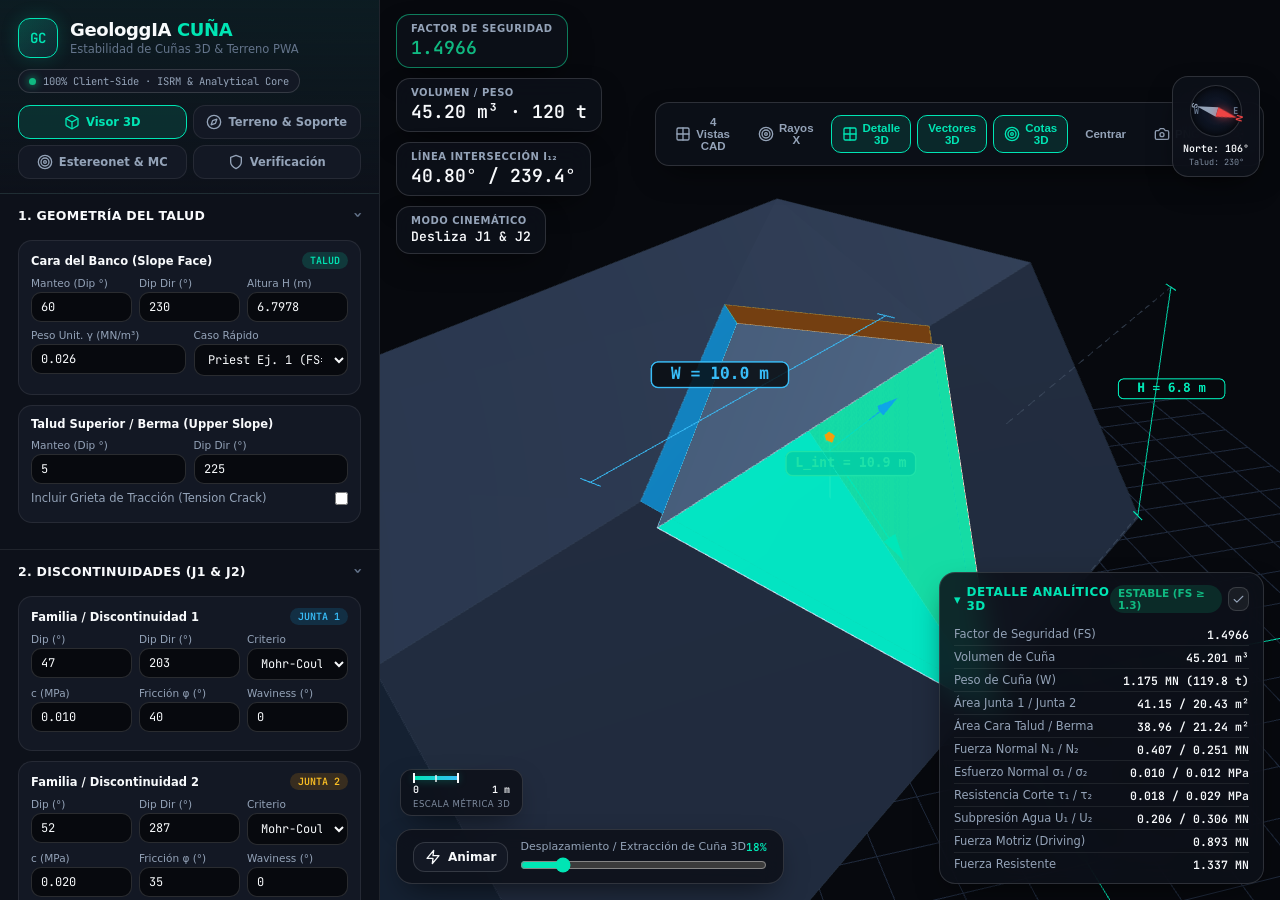
<file: index.html>
<!DOCTYPE html>
<html lang="es">
<head>
  <meta charset="UTF-8">
  <meta name="viewport" content="width=device-width, initial-scale=1.0, maximum-scale=5.0, viewport-fit=cover">
  <title>GeologgIA CUÑA 3D — Estabilidad de Cuñas en Taludes & Mapeo de Terreno</title>
  <meta name="description" content="Software geotécnico 3D de equilibrio límite para análisis de estabilidad de cuñas en taludes rocosos, proyección estereográfica, simulación Monte Carlo y diseño de soporte en terreno. 100% Client-Side PWA.">
  <meta name="theme-color" content="#07090e">
  <link rel="manifest" href="manifest.webmanifest">
  <link rel="icon" type="image/png" href="icon-192.png">
  <link rel="apple-touch-icon" href="icon-192.png">
  <link rel="stylesheet" href="css/fonts.css">
  <link rel="stylesheet" href="css/app.css?v=1.4.0">
  <script src="js/vendor/three.min.js"></script>
</head>
<body>
  <!-- Iconos SVG Locales -->
  <svg width="0" height="0" style="position:absolute" aria-hidden="true">
    <defs>
      <symbol id="i-box" viewBox="0 0 24 24"><path d="M21 16V8a2 2 0 0 0-1-1.73l-7-4a2 2 0 0 0-2 0l-7 4A2 2 0 0 0 3 8v8a2 2 0 0 0 1 1.73l7 4a2 2 0 0 0 2 0l7-4A2 2 0 0 0 21 16z"/><path d="M3.3 7 12 12l8.7-5M12 22V12"/></symbol>
      <symbol id="i-compass" viewBox="0 0 24 24"><circle cx="12" cy="12" r="10"/><polygon points="16.24 7.76 14.12 14.12 7.76 16.24 9.88 9.88 16.24 7.76"/></symbol>
      <symbol id="i-target" viewBox="0 0 24 24"><circle cx="12" cy="12" r="10"/><circle cx="12" cy="12" r="6"/><circle cx="12" cy="12" r="2"/></symbol>
      <symbol id="i-check" viewBox="0 0 24 24"><path d="M20 6 9 17l-5-5"/></symbol>
      <symbol id="i-grid" viewBox="0 0 24 24"><rect x="3" y="3" width="18" height="18" rx="2"/><path d="M3 12h18M12 3v18"/></symbol>
      <symbol id="i-camera" viewBox="0 0 24 24"><path d="M14.5 4h-5L7 7H4a2 2 0 0 0-2 2v9a2 2 0 0 0 2 2h16a2 2 0 0 0 2-2V9a2 2 0 0 0-2-2h-3l-2.5-3z"/><circle cx="12" cy="13" r="3"/></symbol>
      <symbol id="i-sun" viewBox="0 0 24 24"><circle cx="12" cy="12" r="4"/><path d="M12 2v2M12 20v2M4.9 4.9l1.4 1.4M17.7 17.7l1.4 1.4M2 12h2M20 12h2M4.9 19.1l1.4-1.4M17.7 6.3l1.4-1.4"/></symbol>
      <symbol id="i-download" viewBox="0 0 24 24"><path d="M21 15v4a2 2 0 0 1-2 2H5a2 2 0 0 1-2-2v-4M7 10l5 5 5-5M12 15V3"/></symbol>
      <symbol id="i-upload" viewBox="0 0 24 24"><path d="M21 15v4a2 2 0 0 1-2 2H5a2 2 0 0 1-2-2v-4M17 8l-5-5-5 5M12 3v12"/></symbol>
      <symbol id="i-zap" viewBox="0 0 24 24"><path d="M13 2 3 14h9l-1 8 10-12h-9l1-8z"/></symbol>
      <symbol id="i-shield" viewBox="0 0 24 24"><path d="M12 22s8-4 8-10V5l-8-3-8 3v7c0 6 8 10 8 10z"/></symbol>
      <symbol id="i-help" viewBox="0 0 24 24"><circle cx="12" cy="12" r="10"/><path d="M9.1 9a3 3 0 0 1 5.8 1c0 2-3 3-3 3M12 17h.01"/></symbol>
    </defs>
  </svg>

  <div id="app" class="mobile-view-split">
    <!-- Barra Superior de Navegación Móvil (Solo visible en pantallas pequeñas) -->
    <nav id="mobile-view-bar" class="mobile-only" aria-label="Navegación Móvil">
      <button type="button" class="mob-view-btn active" data-view="split" title="Vista dividida 3D y Parámetros">
        <svg class="ic"><use href="#i-grid"/></svg> Dividido
      </button>
      <button type="button" class="mob-view-btn" data-view="3d" title="Ampliar Visor 3D a pantalla completa">
        <svg class="ic"><use href="#i-box"/></svg> Visor 3D
      </button>
      <button type="button" class="mob-view-btn" data-view="params" title="Ver controles de Geometría y Parámetros">
        <svg class="ic"><use href="#i-target"/></svg> Parámetros
      </button>
    </nav>

    <!-- ==================== BARRA LATERAL ==================== -->
    <aside id="sidebar">
      <div class="brand">
        <div class="brand-header">
          <span class="brand-logo-mark">GC</span>
          <div class="brand-titles">
            <h1 id="brand-title">GeologgIA <span>CUÑA</span></h1>
            <p id="brand-tagline">Estabilidad de Cuñas 3D & Terreno PWA</p>
          </div>
        </div>
        <div class="brand-status-pill">
          <span class="status-dot"></span> 100% Client-Side · ISRM & Analytical Core
        </div>
        <div class="mode-tabs">
          <button type="button" class="mode-btn on" data-ws="3d">
            <svg class="ic"><use href="#i-box"/></svg> Visor 3D
          </button>
          <button type="button" class="mode-btn" data-ws="field">
            <svg class="ic"><use href="#i-compass"/></svg> Terreno & Soporte
          </button>
          <button type="button" class="mode-btn" data-ws="stereo">
            <svg class="ic"><use href="#i-target"/></svg> Estereonet & MC
          </button>
          <button type="button" class="mode-btn" data-ws="verify">
            <svg class="ic"><use href="#i-shield"/></svg> Verificación
          </button>
        </div>
      </div>

      <!-- 1. GEOMETRÍA DEL TALUD Y BERMA -->
      <div class="grp open" id="grp-slope">
        <button class="grp-h" type="button">
          <span>1. Geometría del Talud</span>
          <span class="grp-chev">›</span>
        </button>
        <div class="grp-b">
          <div class="sub-card">
            <div class="sub-card-title">
              <span>Cara del Banco (Slope Face)</span>
              <span class="badge-slope">TALUD</span>
            </div>
            <div class="grid-3">
              <div class="field">
                <label for="slope-dip">Manteo (Dip °)</label>
                <input type="number" id="slope-dip" value="60" min="10" max="90" step="0.5">
              </div>
              <div class="field">
                <label for="slope-dipdir">Dip Dir (°)</label>
                <input type="number" id="slope-dipdir" value="230" min="0" max="360" step="0.5">
              </div>
              <div class="field">
                <label for="slope-height">Altura H (m)</label>
                <input type="number" id="slope-height" value="6.7978" min="0.5" max="1000" step="0.1">
              </div>
            </div>
            <div class="grid-2">
              <div class="field">
                <label for="slope-gamma">Peso Unit. γ (MN/m³)</label>
                <input type="number" id="slope-gamma" value="0.026" min="0.010" max="0.045" step="0.001">
              </div>
              <div class="field">
                <label for="preset-select">Caso Rápido</label>
                <select id="preset-select">
                  <option value="VP-1.6">Priest Ej. 1 (FS=1.4966)</option>
                  <option value="VP-1.7">Priest Ej. 2 Plano Único (FS=0.8493)</option>
                  <option value="VP-1.3">Castillo Ankara Falla (FS=0.7123)</option>
                  <option value="VP-1.1">Kovari & Fritz T35 (FS=1.0061)</option>
                  <option value="VP-1.2B">Sismo Dinámico T30 (FS=1.0001)</option>
                  <option value="VP-2.1A">Perno Pasivo 0.1MN (FS=1.0140)</option>
                  <option value="VP-3.1B">Talud Inundado 10m (FS=2.4348)</option>
                </select>
              </div>
            </div>
          </div>

          <div class="sub-card">
            <div class="sub-card-title">
              <span>Talud Superior / Berma (Upper Slope)</span>
            </div>
            <div class="grid-2">
              <div class="field">
                <label for="upper-dip">Manteo (Dip °)</label>
                <input type="number" id="upper-dip" value="5" min="0" max="75" step="0.5">
              </div>
              <div class="field">
                <label for="upper-dipdir">Dip Dir (°)</label>
                <input type="number" id="upper-dipdir" value="225" min="0" max="360" step="0.5">
              </div>
            </div>
            <div class="chk-row">
              <label for="tc-enabled">Incluir Grieta de Tracción (Tension Crack)</label>
              <input type="checkbox" id="tc-enabled">
            </div>
            <div id="tc-box" style="display:none" class="grid-2">
              <div class="field">
                <label for="tc-ratio">Fracción de Traza (0.2–0.95)</label>
                <input type="number" id="tc-ratio" value="0.70" min="0.2" max="0.95" step="0.05">
              </div>
              <div class="field">
                <label for="tc-dip">Dip Grieta (°)</label>
                <input type="number" id="tc-dip" value="85" min="45" max="90" step="1">
              </div>
            </div>
          </div>
        </div>
      </div>

      <!-- 2. DISCONTINUIDADES: JUNTA 1 Y JUNTA 2 -->
      <div class="grp open" id="grp-joints">
        <button class="grp-h" type="button">
          <span>2. Discontinuidades (J1 & J2)</span>
          <span class="grp-chev">›</span>
        </button>
        <div class="grp-b">
          <!-- Junta 1 -->
          <div class="sub-card">
            <div class="sub-card-title">
              <span>Familia / Discontinuidad 1</span>
              <span class="badge-j1">JUNTA 1</span>
            </div>
            <div class="grid-3">
              <div class="field">
                <label for="j1-dip">Dip (°)</label>
                <input type="number" id="j1-dip" value="47" min="1" max="89" step="0.5">
              </div>
              <div class="field">
                <label for="j1-dipdir">Dip Dir (°)</label>
                <input type="number" id="j1-dipdir" value="203" min="0" max="360" step="0.5">
              </div>
              <div class="field">
                <label for="j1-model">Criterio</label>
                <select id="j1-model">
                  <option value="mohr-coulomb">Mohr-Coulomb</option>
                  <option value="barton-bandis">Barton-Bandis</option>
                </select>
              </div>
            </div>
            <div class="grid-3" id="j1-mc-fields">
              <div class="field">
                <label for="j1-c">c (MPa)</label>
                <input type="number" id="j1-c" value="0.010" min="0" max="10" step="0.005">
              </div>
              <div class="field">
                <label for="j1-phi">Fricción φ (°)</label>
                <input type="number" id="j1-phi" value="40" min="5" max="70" step="0.5">
              </div>
              <div class="field">
                <label for="j1-wav">Waviness (°)</label>
                <input type="number" id="j1-wav" value="0" min="0" max="25" step="0.5">
              </div>
            </div>
            <div class="grid-3" id="j1-bb-fields" style="display:none">
              <div class="field">
                <label for="j1-jrc">JRC (0–20)</label>
                <input type="number" id="j1-jrc" value="10" min="0" max="20" step="0.5">
              </div>
              <div class="field">
                <label for="j1-jcs">JCS (MPa)</label>
                <input type="number" id="j1-jcs" value="60" min="1" max="300" step="5">
              </div>
              <div class="field">
                <label for="j1-phir">φr Residual (°)</label>
                <input type="number" id="j1-phir" value="30" min="10" max="50" step="0.5">
              </div>
            </div>
          </div>

          <!-- Junta 2 -->
          <div class="sub-card">
            <div class="sub-card-title">
              <span>Familia / Discontinuidad 2</span>
              <span class="badge-j2">JUNTA 2</span>
            </div>
            <div class="grid-3">
              <div class="field">
                <label for="j2-dip">Dip (°)</label>
                <input type="number" id="j2-dip" value="52" min="1" max="89" step="0.5">
              </div>
              <div class="field">
                <label for="j2-dipdir">Dip Dir (°)</label>
                <input type="number" id="j2-dipdir" value="287" min="0" max="360" step="0.5">
              </div>
              <div class="field">
                <label for="j2-model">Criterio</label>
                <select id="j2-model">
                  <option value="mohr-coulomb">Mohr-Coulomb</option>
                  <option value="barton-bandis">Barton-Bandis</option>
                </select>
              </div>
            </div>
            <div class="grid-3" id="j2-mc-fields">
              <div class="field">
                <label for="j2-c">c (MPa)</label>
                <input type="number" id="j2-c" value="0.020" min="0" max="10" step="0.005">
              </div>
              <div class="field">
                <label for="j2-phi">Fricción φ (°)</label>
                <input type="number" id="j2-phi" value="35" min="5" max="70" step="0.5">
              </div>
              <div class="field">
                <label for="j2-wav">Waviness (°)</label>
                <input type="number" id="j2-wav" value="0" min="0" max="25" step="0.5">
              </div>
            </div>
            <div class="grid-3" id="j2-bb-fields" style="display:none">
              <div class="field">
                <label for="j2-jrc">JRC (0–20)</label>
                <input type="number" id="j2-jrc" value="10" min="0" max="20" step="0.5">
              </div>
              <div class="field">
                <label for="j2-jcs">JCS (MPa)</label>
                <input type="number" id="j2-jcs" value="60" min="1" max="300" step="5">
              </div>
              <div class="field">
                <label for="j2-phir">φr Residual (°)</label>
                <input type="number" id="j2-phir" value="30" min="10" max="50" step="0.5">
              </div>
            </div>
          </div>
        </div>
      </div>

      <!-- 3. PRESIÓN DE AGUA, SISMO Y CARGAS EXTERNAS -->
      <div class="grp" id="grp-water">
        <button class="grp-h" type="button">
          <span>3. Agua, Sismo y Fuerzas</span>
          <span class="grp-chev">›</span>
        </button>
        <div class="grp-b">
          <div class="sub-card">
            <div class="chk-row">
              <label for="water-enabled"><b>Presión de Agua en Juntas (U₁, U₂)</b></label>
              <input type="checkbox" id="water-enabled" checked>
            </div>
            <div id="water-box">
              <div class="field" style="margin-bottom:7px">
                <label for="water-mode">Modelo de Presión Hidrostática</label>
                <select id="water-mode">
                  <option value="custom_mean">Presión Media Directa (MPa)</option>
                  <option value="percent_filled">% Llenado de Fisura (Peak Crest)</option>
                </select>
              </div>
              <div class="grid-2" id="water-custom-fields">
                <div class="field">
                  <label for="water-u1">Presión J1 u₁ (MPa)</label>
                  <input type="number" id="water-u1" value="0.005" min="0" max="5" step="0.001">
                </div>
                <div class="field">
                  <label for="water-u2">Presión J2 u₂ (MPa)</label>
                  <input type="number" id="water-u2" value="0.015" min="0" max="5" step="0.001">
                </div>
              </div>
              <div class="grid-2" id="water-pct-fields" style="display:none">
                <div class="field">
                  <label for="water-pct">% Llenado Agua (0–100)</label>
                  <input type="number" id="water-pct" value="50" min="0" max="100" step="5">
                </div>
                <div class="field">
                  <label for="water-hu">Coeficiente Hu (0–1)</label>
                  <input type="number" id="water-hu" value="1.0" min="0" max="1" step="0.1">
                </div>
              </div>
            </div>

            <div class="chk-row" style="margin-top:8px">
              <label for="ponded-enabled"><b>Agua Empalsada en Pie de Talud (Ponded)</b></label>
              <input type="checkbox" id="ponded-enabled">
            </div>
            <div class="grid-2" id="ponded-box" style="display:none">
              <div class="field">
                <label for="ponded-depth">Altura Agua Hw (m)</label>
                <input type="number" id="ponded-depth" value="0" min="0" max="500" step="0.5">
              </div>
              <div class="field">
                <label for="slope-face-type">Permeabilidad Talud</label>
                <select id="slope-face-type">
                  <option value="impervious">Impervious (Indep.)</option>
                  <option value="pervious">Pervious (Acoplado)</option>
                </select>
              </div>
            </div>
          </div>

          <div class="sub-card">
            <div class="chk-row">
              <label for="seismic-enabled"><b>Carga Sísmica Pseudoestática (η = a/g)</b></label>
              <input type="checkbox" id="seismic-enabled">
            </div>
            <div class="grid-2" id="seismic-box" style="display:none">
              <div class="field">
                <label for="seismic-eta">Coeficiente Sísmico η</label>
                <input type="number" id="seismic-eta" value="0.15" min="0" max="1.0" step="0.01">
              </div>
              <div class="field">
                <label for="seismic-mode">Dirección</label>
                <select id="seismic-mode">
                  <option value="horiz_sliding">Tendencia de Deslizamiento</option>
                  <option value="custom">Azimut Personalizado</option>
                </select>
              </div>
            </div>

            <div class="chk-row" style="margin-top:8px">
              <label for="ext-enabled"><b>Fuerza Externa Puntual (Fundación / Sobrecarga)</b></label>
              <input type="checkbox" id="ext-enabled" checked>
            </div>
            <div class="grid-3" id="ext-box">
              <div class="field">
                <label for="ext-mag">Fuerza (MN)</label>
                <input type="number" id="ext-mag" value="0.180" min="0" max="100" step="0.01">
              </div>
              <div class="field">
                <label for="ext-trend">Trend (°)</label>
                <input type="number" id="ext-trend" value="168" min="0" max="360" step="1">
              </div>
              <div class="field">
                <label for="ext-plunge">Plunge (°)</label>
                <input type="number" id="ext-plunge" value="70" min="-90" max="90" step="1">
              </div>
            </div>
          </div>
        </div>
      </div>

      <!-- 4. SOPORTE DE PERNOS Y SHOTCRETE -->
      <div class="grp" id="grp-support">
        <button class="grp-h" type="button">
          <span>4. Pernos de Anclaje & Shotcrete</span>
          <span class="grp-chev">›</span>
        </button>
        <div class="grp-b">
          <div class="sub-card">
            <div class="chk-row">
              <label for="bolt-enabled"><b>Activar Pernos de Anclaje (Rockbolts)</b></label>
              <input type="checkbox" id="bolt-enabled">
            </div>
            <div id="bolt-box" style="display:none">
              <div class="field" style="margin-bottom:7px">
                <label for="bolt-type">Tipo de Perno (Catálogo Geotécnico Estándar)</label>
                <select id="bolt-type">
                  <option value="mechanically_anchored">Anclaje Mecánico (0.10 MN)</option>
                  <option value="grouted_dowel_100">Perno Lechada 100% (0.24 MN)</option>
                  <option value="cable_bolt">Cable Bolt (0.20 MN)</option>
                  <option value="split_set">Split Set (0.10 MN)</option>
                  <option value="swellex">Swellex (0.10 MN)</option>
                </select>
              </div>
              <div class="grid-3">
                <div class="field">
                  <label for="bolt-model">Modelo</label>
                  <select id="bolt-model">
                    <option value="passive">Pasivo</option>
                    <option value="active">Activo</option>
                  </select>
                </div>
                <div class="field">
                  <label for="bolt-count">N° Pernos</label>
                  <input type="number" id="bolt-count" value="2" min="1" max="200" step="1">
                </div>
                <div class="field">
                  <label for="bolt-length">Longitud L (m)</label>
                  <input type="number" id="bolt-length" value="8" min="1" max="50" step="0.5">
                </div>
              </div>
              <div class="grid-3">
                <div class="field">
                  <label for="bolt-trend">Trend Azimut (°)</label>
                  <input type="number" id="bolt-trend" value="50" min="0" max="360" step="1">
                </div>
                <div class="field">
                  <label for="bolt-plunge">Plunge Inclin. (°)</label>
                  <input type="number" id="bolt-plunge" value="15" min="-45" max="85" step="1">
                </div>
                <div class="field">
                  <label for="bolt-eff">Eficiencia Coseno</label>
                  <select id="bolt-eff">
                    <option value="0">Desactivada</option>
                    <option value="1">Cosine Tension/Shear</option>
                  </select>
                </div>
              </div>
              <div class="chk-row">
                <label for="bolt-shear">Usar Resistencia al Corte Pura (Shear Strength)</label>
                <input type="checkbox" id="bolt-shear">
              </div>
            </div>

            <div class="chk-row" style="margin-top:8px">
              <label for="sc-enabled"><b>Activar Capa de Shotcrete en Cara</b></label>
              <input type="checkbox" id="sc-enabled">
            </div>
            <div class="grid-2" id="sc-box" style="display:none">
              <div class="field">
                <label for="sc-thick">Espesor (cm)</label>
                <input type="number" id="sc-thick" value="7" min="2" max="40" step="1">
              </div>
              <div class="field">
                <label for="sc-tau">Corte τ (MPa)</label>
                <input type="number" id="sc-tau" value="0.50" min="0.1" max="5.0" step="0.1">
              </div>
            </div>
          </div>
        </div>
      </div>

      <!-- 5. EXPORTACIÓN Y REPORTES -->
      <div class="grp" id="grp-export">
        <button class="grp-h" type="button">
          <span>5. Proyecto & Reporte Técnico</span>
          <span class="grp-chev">›</span>
        </button>
        <div class="grp-b">
          <div class="grid-2">
            <button type="button" class="btn btn-ghost" id="btn-export-json">
              <svg class="ic"><use href="#i-download"/></svg> Guardar JSON
            </button>
            <label class="btn btn-ghost" style="cursor:pointer">
              <svg class="ic"><use href="#i-upload"/></svg> Cargar JSON
              <input type="file" id="in-import-json" accept=".json" style="display:none">
            </label>
          </div>
          <button type="button" class="btn btn-accent" id="btn-print-report" style="margin-top:6px">
            Generar Ficha Técnica Imprimible / PDF
          </button>
          <a href="manual" target="_blank" rel="noopener" class="btn btn-ghost" style="margin-top:6px;text-decoration:none">
            <svg class="ic"><use href="#i-help"/></svg> Abrir Manual de Teoría y Verificación
          </a>
        </div>
      </div>

      <footer id="app-footer">
        <div><strong id="brand-foot" style="color:var(--lx-ivory)">GeologgIA CUÑA 3D</strong> · <span id="brand-ver">v1.0 PWA</span></div>
        <div id="brand-company">Desarrollado por Tecknologia · Diseñado por Geologgia Ltda.</div>
      </footer>
    </aside>

    <!-- ==================== VIEWPORT PRINCIPAL ==================== -->
    <main id="viewport">
      <!-- Barra Superior de KPIs -->
      <div id="hud-top">
        <div class="hud-kpis">
          <div class="kpi-pill fs-ok" id="kpi-fs-card">
            <span class="k-lbl">Factor de Seguridad</span>
            <span class="k-val" id="kpi-fs">1.4966</span>
          </div>
          <div class="kpi-pill">
            <span class="k-lbl">Volumen / Peso</span>
            <span class="k-val" id="kpi-vol">45.2 m³ · 120 t</span>
          </div>
          <div class="kpi-pill">
            <span class="k-lbl">Línea Intersección I₁₂</span>
            <span class="k-val" id="kpi-int">40.1° / 235°</span>
          </div>
          <div class="kpi-pill">
            <span class="k-lbl">Modo Cinemático</span>
            <span class="k-val" id="kpi-mode" style="font-size:13px">Juntas 1 y 2</span>
          </div>
        </div>

        <div class="hud-toolbar">
          <button type="button" class="tb-btn" id="btn-quad-view" title="Alternar entre Vista 3D y Cuádruple Vista CAD (Top/Front/Side/Persp)">
            <svg class="ic"><use href="#i-grid"/></svg> 4 Vistas CAD
          </button>
          <button type="button" class="tb-btn" id="btn-toggle-xray" title="Alternar Rayos X / Transparencia del Talud para ver Pernos en el interior"><svg class="ic"><use href="#i-target"/></svg> Rayos X</button>
          <button type="button" class="tb-btn active" id="btn-toggle-info-bar" title="Mostrar/Ocultar Panel de Detalle Analítico 3D"><svg class="ic"><use href="#i-grid"/></svg> Detalle 3D</button>
          <button type="button" class="tb-btn active" id="btn-toggle-vectors" title="Mostrar/Ocultar Vectores 3D de Fuerza">
            Vectores 3D
          </button>
          <button type="button" class="tb-btn active" id="btn-toggle-dimensions" title="Mostrar/Ocultar Escala y Cotas de Dimensionamiento 3D (Altura, Ancho, Cresta)">
            <svg class="ic"><use href="#i-target"/></svg> Cotas 3D
          </button>
          <button type="button" class="tb-btn" id="btn-fit" title="Centrar Cámara 3D">
            Centrar
          </button>
          <button type="button" class="tb-btn" id="btn-capture" title="Capturar Imagen PNG del Modelo 3D">
            <svg class="ic"><use href="#i-camera"/></svg> PNG
          </button>
          <button type="button" class="tb-btn" id="theme-btn" title="Alternar Modo Oscuro / Claro">
            <svg class="ic"><use href="#i-sun"/></svg>
          </button>
        </div>
      </div>

      <!-- Divisiones del Modo 4 Vistas CAD -->
      <div id="quad-labels">
        <div class="quad-line-v"></div>
        <div class="quad-line-h"></div>
        <span class="quad-tag" style="top:68px;left:16px">PLANTA (TOP VIEW)</span>
        <span class="quad-tag" style="top:68px;left:calc(50% + 14px)">PERSPECTIVA 3D</span>
        <span class="quad-tag" style="top:calc(50% + 12px);left:16px">FRENTE (FRONT VIEW)</span>
        <span class="quad-tag" style="top:calc(50% + 12px);left:calc(50% + 14px)">PERFIL (SIDE VIEW)</span>
      </div>

      <!-- Lienzo WebGL 3D -->
      <canvas id="canvas3d"></canvas>

      <!-- Rosa de los Vientos / Brújula 3D Flotante GeologgIA -->
      <div id="compass-rose-3d" title="Orientación Geográfica del Modelo 3D (Click para alinear al Norte)">
        <div class="compass-dial" id="compass-dial">
          <div class="compass-needle">
            <span class="needle-tip-n">N</span>
            <span class="needle-tip-s">S</span>
          </div>
          <span class="compass-cardinal card-e">E</span>
          <span class="compass-cardinal card-w">W</span>
        </div>
        <div class="compass-meta">
          <span id="compass-az-label">Norte: 000°</span>
          <span id="compass-slope-label" class="compass-sub-label">Talud: 180°</span>
        </div>
      </div>

      <!-- Barra de Escala Métrica 3D HUD -->
      <div id="scale-bar-3d" title="Escala gráfica calibrada al zoom de cámara 3D">
        <div class="scale-bar-line">
          <span class="scale-tick tick-0"></span>
          <span class="scale-tick tick-mid"></span>
          <span class="scale-tick tick-end"></span>
        </div>
        <div class="scale-bar-labels">
          <span>0</span>
          <span id="scale-bar-val">5 m</span>
        </div>
        <div class="scale-bar-sub">Escala Métrica 3D</div>
      </div>

      <!-- Barra Inferior: Extracción de Cuña + InfoViewer -->
      <div id="hud-bottom">
        <div class="slide-control-card">
          <button type="button" class="btn btn-ghost" id="btn-anim-wedge" style="width:auto;padding:6px 11px">
            <svg class="ic"><use href="#i-zap"/></svg> Animar
          </button>
          <div style="flex:1;display:flex;flex-direction:column;gap:3px">
            <div style="display:flex;justify-content:space-between;font-size:11px;color:var(--lx-cream)">
              <span>Desplazamiento / Extracción de Cuña 3D</span>
              <strong id="wedge-slide-val" style="font-family:var(--mono);color:var(--lx-gold)">18%</strong>
            </div>
            <input type="range" id="wedge-slide-range" min="0" max="1.2" step="0.02" value="0.18">
          </div>
        </div>

        <div id="infoviewer-card">
          <div class="info-header" id="info-toggle-header" title="Haga clic para ocultar o desplegar el Detalle Analítico">
            <div style="display:flex;align-items:center;gap:6px">
              <span class="info-collapse-icon" id="info-collapse-chev">▾</span>
              <h3 style="margin:0">Detalle Analítico 3D</h3>
            </div>
            <div style="display:flex;align-items:center;gap:6px">
              <span id="info-status-badge" class="pill-pass">ESTABLE</span>
              <button type="button" class="info-toggle-btn" id="btn-toggle-infoviewer" title="Ocultar/Desplegar panel (Vista limpia)">
                <svg class="ic" style="width:13px;height:13px"><use href="#i-check"/></svg>
              </button>
            </div>
          </div>
          <div class="info-content-wrap" id="info-content-wrap">
            <table class="info-table" id="info-table-body"></table>
          </div>
        </div>
      </div>

      <!-- ==================== WORKSPACE 2: TERRENO & SOPORTE ==================== -->
      <section class="workspace-overlay" id="ws-field">
        <div class="ws-header">
          <div>
            <h2>Módulo de Terreno: Mapeo de Familias, Buscador de Cuñas Críticas y Diseño de Malla</h2>
            <p>Captura discontinuidades en el frente del banco, evalúa todas las combinaciones N(N-1)/2 y dimensiona el soporte requerido.</p>
          </div>
          <div style="display:flex;gap:8px">
            <button type="button" class="btn btn-warn" id="btn-compass-sensor" style="width:auto">
              <svg class="ic"><use href="#i-compass"/></svg> Brújula Móvil (Sensor)
            </button>
            <button type="button" class="btn btn-ghost" id="btn-load-demo-field" style="width:auto">
              Cargar Set Terreno Demo
            </button>
          </div>
        </div>

        <div class="ws-grid-2">
          <!-- Columna Izquierda: Registro de Estaciones Estructurales -->
          <div class="ws-card">
            <h3>
              <span>1. Registro de Discontinuidades en Frente de Banco</span>
              <span id="compass-live-pill" style="font-family:var(--mono);font-size:11px;color:var(--lx-cream)">Sensor: Manual</span>
            </h3>
            <div class="grid-3">
              <div class="field">
                <label for="f-set">Set / ID</label>
                <input type="text" id="f-set" value="J3">
              </div>
              <div class="field">
                <label for="f-dip">Dip (°)</label>
                <input type="number" id="f-dip" value="58" min="1" max="89">
              </div>
              <div class="field">
                <label for="f-dipdir">Dip Dir (°)</label>
                <input type="number" id="f-dipdir" value="172" min="0" max="360">
              </div>
            </div>
            <div class="grid-3">
              <div class="field">
                <label for="f-phi">Fricción φ (°)</label>
                <input type="number" id="f-phi" value="34" min="10" max="65">
              </div>
              <div class="field">
                <label for="f-c">Cohesión c (MPa)</label>
                <input type="number" id="f-c" value="0.008" min="0" max="5" step="0.002">
              </div>
              <div class="field" style="justify-content:flex-end">
                <button type="button" class="btn btn-accent" id="btn-add-field-plane">+ Agregar Plano</button>
              </div>
            </div>

            <div style="max-height:210px;overflow-y:auto;overflow-x:auto;-webkit-overflow-scrolling:touch;margin-top:10px" class="table-responsive">
              <table class="data-table">
                <thead>
                  <tr>
                    <th>ID</th>
                    <th>Dip (°)</th>
                    <th>DipDir (°)</th>
                    <th>c (MPa)</th>
                    <th>φ (°)</th>
                    <th>Acción</th>
                  </tr>
                </thead>
                <tbody id="field-planes-tbody"></tbody>
              </table>
            </div>
          </div>

          <!-- Columna Derecha: Optimizador de Soporte para Terreno -->
          <div class="ws-card">
            <h3>
              <span>2. Dimensionamiento Rápido de Soporte en Terreno</span>
              <span class="badge-slope">DISEÑO</span>
            </h3>
            <p style="font-size:11.5px;color:var(--lx-cream);margin-bottom:10px">
              Calcula automáticamente el tonelaje de anclaje, número de pernos, malla sistemática S×S y espesor de shotcrete para alcanzar el Factor de Seguridad exigido en la cuña activa.
            </p>
            <div class="grid-3">
              <div class="field">
                <label for="opt-target-fs">FS de Diseño Objetivo</label>
                <input type="number" id="opt-target-fs" value="1.50" min="1.05" max="3.0" step="0.05">
              </div>
              <div class="field">
                <label for="opt-bolt-type">Perno Seleccionado</label>
                <select id="opt-bolt-type">
                  <option value="grouted_dowel_100">Lechada 100% (24.5 t)</option>
                  <option value="cable_bolt">Cable Bolt (20.4 t)</option>
                  <option value="mechanically_anchored">Mecánico (10.2 t)</option>
                  <option value="swellex">Swellex (10.2 t)</option>
                  <option value="split_set">Split Set (10.2 t)</option>
                </select>
              </div>
              <div class="field" style="justify-content:flex-end">
                <button type="button" class="btn btn-accent" id="btn-apply-opt-support">Aplicar al Modelo 3D</button>
              </div>
            </div>
            <div id="opt-support-summary" class="sub-card" style="margin-top:10px"></div>
          </div>
        </div>

        <!-- Tabla de Combinaciones Críticas N(N-1)/2 -->
        <div class="ws-card" style="margin-top:16px">
          <h3>
            <span>3. Matriz de Combinaciones Cinemáticas (Combination Analyzer)</span>
            <span id="combo-stats-badge" class="pill-warn">Evaluando pares...</span>
          </h3>
          <div style="max-height:240px;overflow-y:auto;overflow-x:auto;-webkit-overflow-scrolling:touch" class="table-responsive">
            <table class="data-table">
              <thead>
                <tr>
                  <th>Par de Juntas</th>
                  <th>Orientación J1 / J2</th>
                  <th>Plunge / Trend I₁₂</th>
                  <th>Volumen (m³)</th>
                  <th>Peso (t)</th>
                  <th>Modo de Falla</th>
                  <th>Factor de Seguridad</th>
                  <th>Visor 3D</th>
                </tr>
              </thead>
              <tbody id="combo-tbody"></tbody>
            </table>
          </div>
        </div>
      </section>

      <!-- ==================== WORKSPACE 3: ESTEREONET & MONTE CARLO ==================== -->
      <section class="workspace-overlay" id="ws-stereo">
        <div class="ws-header">
          <div>
            <h2>Proyección Estereográfica Hemisferio Inferior & Análisis Probabilístico Monte Carlo</h2>
            <p>Falsilla Equiangular (Wulff) / Equiareal (Schmidt) en tiempo real y distribución de Probabilidad de Falla (Pf).</p>
          </div>
          <div style="display:flex;gap:8px;align-items:center">
            <select id="stereo-proj-select" style="padding:7px 10px;border-radius:10px;background:var(--lx-panel2);color:var(--lx-ivory);border:1px solid var(--lx-line2)">
              <option value="wulff">Proyección Equiangular (Wulff)</option>
              <option value="schmidt">Proyección Equiareal (Schmidt)</option>
            </select>
            <button type="button" class="btn btn-accent" id="btn-run-mc" style="width:auto">
              Ejecutar Monte Carlo (2,000 iter.)
            </button>
          </div>
        </div>

        <div class="ws-grid-2">
          <div class="ws-card" style="display:flex;flex-direction:column;align-items:center">
            <h3 style="width:100%">
              <span>Falsilla Estereográfica Interactiva</span>
              <span style="font-family:var(--mono);font-size:11px;color:var(--lx-cream)">Hemisferio Inferior</span>
            </h3>
            <canvas id="stereonet-canvas" style="width:370px;height:370px;max-width:100%"></canvas>
          </div>

          <div class="ws-card">
            <h3>
              <span>Simulación de Confiabilidad Geotécnica (Monte Carlo)</span>
              <span id="mc-pf-badge" class="pill-pass">Pf = 0.0%</span>
            </h3>
            <div class="grid-3">
              <div class="field">
                <label for="mc-std-dip">Desv. Dip ±σ (°)</label>
                <input type="number" id="mc-std-dip" value="3.0" min="0.5" max="15" step="0.5">
              </div>
              <div class="field">
                <label for="mc-std-dipdir">Desv. DipDir ±σ (°)</label>
                <input type="number" id="mc-std-dipdir" value="5.0" min="1" max="25" step="0.5">
              </div>
              <div class="field">
                <label for="mc-std-phi">Desv. Fricción ±σ (°)</label>
                <input type="number" id="mc-std-phi" value="2.5" min="0.5" max="10" step="0.5">
              </div>
            </div>
            <canvas id="mc-hist-canvas" style="width:100%;height:215px;margin-top:8px"></canvas>
            <div id="mc-stats-grid" class="grid-3" style="margin-top:10px"></div>
          </div>
        </div>
      </section>

      <!-- ==================== WORKSPACE 4: SUITE DE VERIFICACIÓN Geomecánica Analítica ==================== -->
      <section class="workspace-overlay" id="ws-verify">
        <div class="ws-header">
          <div>
            <h2>Suite de Validación Analítica Internacional — Literatura Científica Geotécnica</h2>
            <p>Auditoría matemática automatizada contra los 12 casos clásicos publicados en la literatura científica (Kovári & Fritz 1976, Kumsar et al. 2000, Priest 1993, Hoek & Bray 1981).</p>
          </div>
          <button type="button" class="btn btn-accent" id="btn-run-verify" style="width:auto">
            <svg class="ic"><use href="#i-check"/></svg> Re-ejecutar Auditoría Completa
          </button>
        </div>

        <div class="ws-card">
          <h3>
            <span>Resultados de Paridad Analítica (Benchmarks Académicos Internacionales)</span>
            <span id="verify-summary-pill" class="pill-pass">12 / 12 APROBADOS (100% EXACTITUD)</span>
          </h3>
          <div style="overflow-x:auto">
            <table class="data-table">
              <thead>
                <tr>
                  <th>Código</th>
                  <th>Problema de Verificación</th>
                  <th>Ref. Manual</th>
                  <th>FS Analítico Ref.</th>
                  <th>FS GeologgIA</th>
                  <th>Error |ΔFS|</th>
                  <th>Estado</th>
                  <th>Cargar en 3D</th>
                </tr>
              </thead>
              <tbody id="verify-tbody"></tbody>
            </table>
          </div>
        </div>
      </section>
    </main>
  </div>

  <script src="js/wedge-engine.js"></script>
  <script src="js/viewer3d.js?v=1.4.0"></script>
  <script src="js/stereonet.js"></script>
  <script src="js/app.js?v=1.4.0"></script>
</body>
</html>
</file>
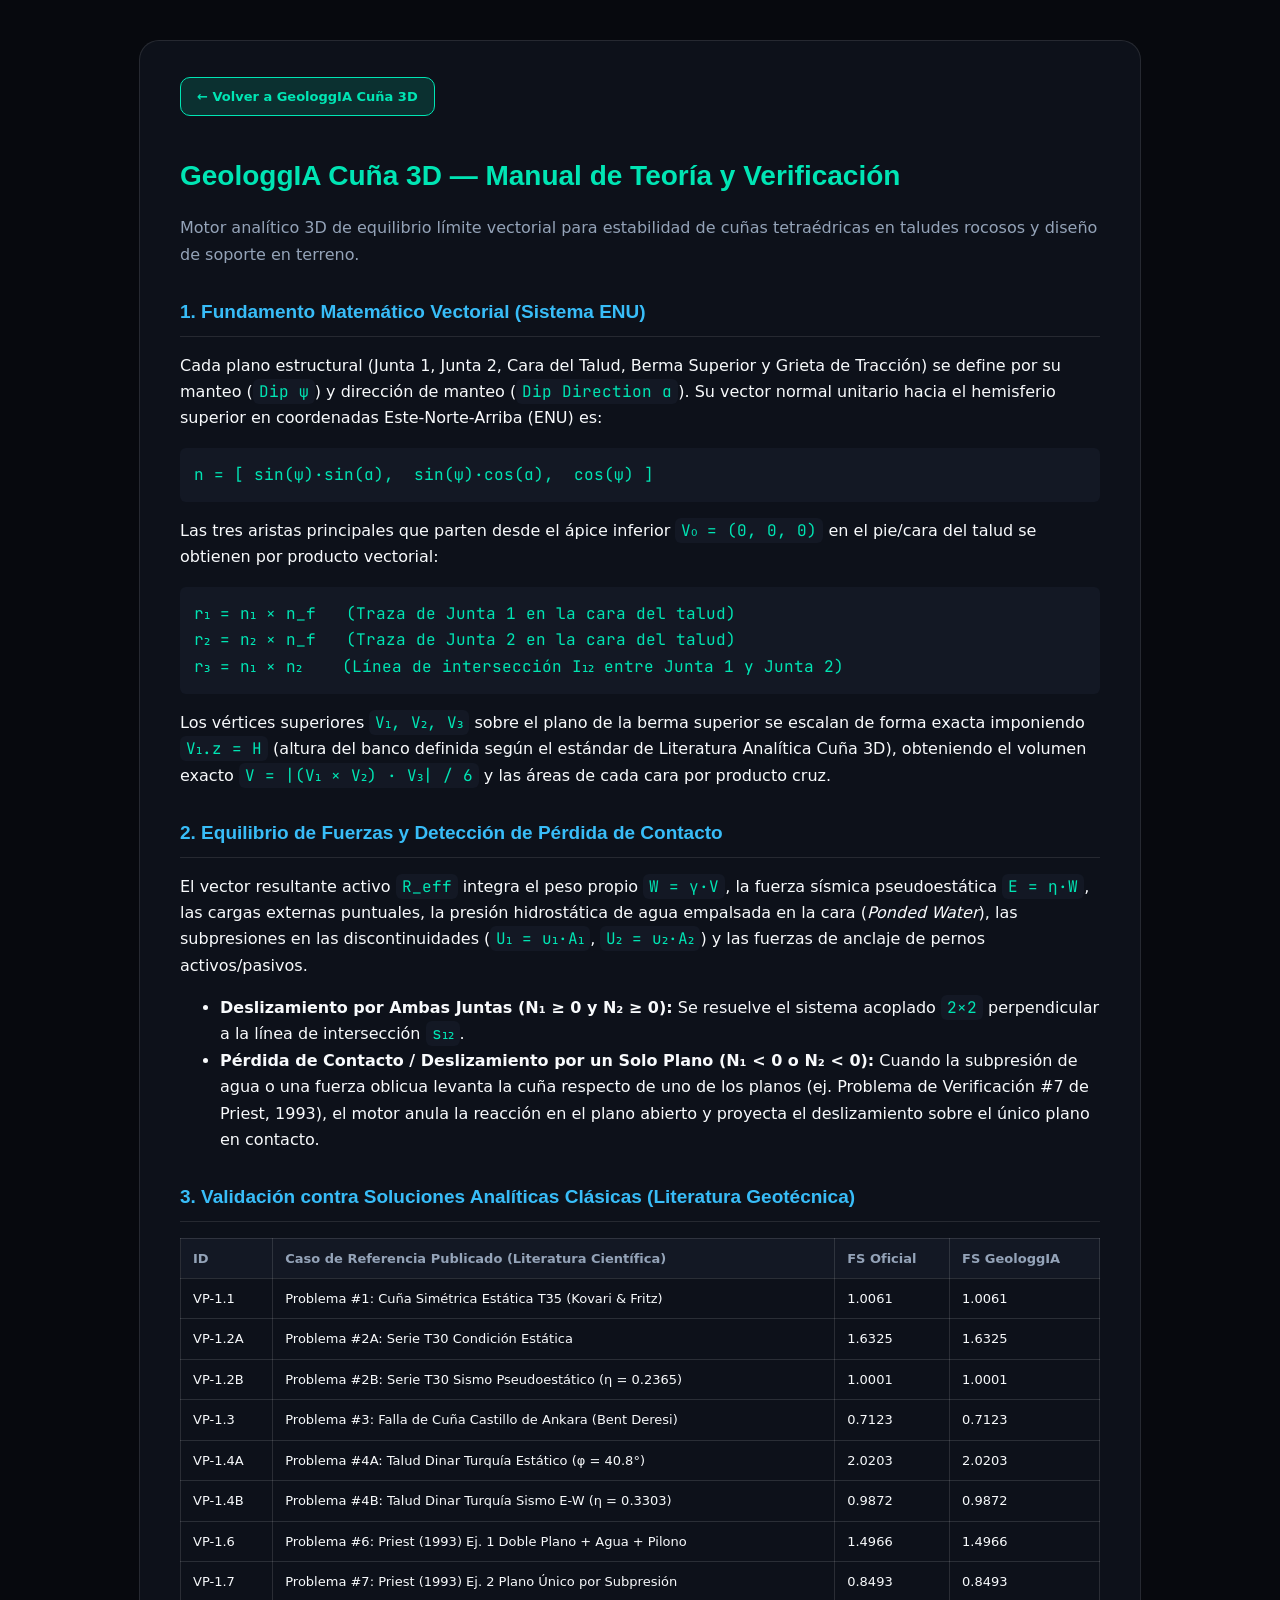
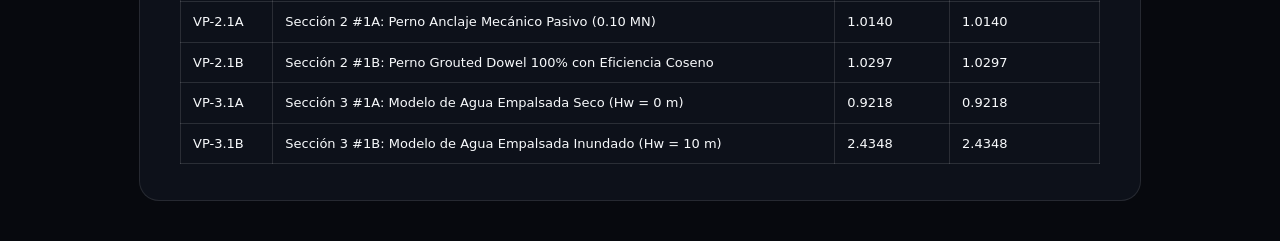
<file: manual.html>
<!DOCTYPE html>
<html lang="es">
<head>
  <meta charset="UTF-8">
  <meta name="viewport" content="width=device-width, initial-scale=1.0">
  <title>Manual Técnico y de Verificación — GeologgIA Cuña 3D</title>
  <link rel="stylesheet" href="css/fonts.css">
  <style>
    body {
      background: #07090e;
      color: #f8fafc;
      font-family: 'Inter', system-ui, sans-serif;
      line-height: 1.65;
      margin: 0;
      padding: 40px 24px;
    }
    .wrap {
      max-width: 920px;
      margin: 0 auto;
      background: #0d111a;
      border: 1px solid rgba(255,255,255,0.1);
      border-radius: 20px;
      padding: 36px 40px;
    }
    h1, h2, h3 { font-family: 'Outfit', 'Inter', sans-serif; }
    h1 { color: #00e5b4; font-size: 28px; margin-bottom: 6px; }
    h2 { color: #38bdf8; font-size: 19px; border-bottom: 1px solid rgba(255,255,255,0.1); padding-bottom: 8px; margin-top: 28px; }
    code, pre {
      font-family: 'JetBrains Mono', monospace;
      background: #131824;
      color: #00e5b4;
      padding: 2px 6px;
      border-radius: 6px;
    }
    pre { padding: 14px; overflow-x: auto; }
    table { width: 100%; border-collapse: collapse; margin-top: 12px; font-size: 13px; }
    th, td { border: 1px solid rgba(255,255,255,0.12); padding: 9px 12px; text-align: left; }
    th { background: #131824; color: #94a3b8; }
    .btn-back {
      display: inline-block;
      margin-bottom: 18px;
      padding: 8px 16px;
      border-radius: 10px;
      background: rgba(0,229,180,0.14);
      border: 1px solid #00e5b4;
      color: #00e5b4;
      text-decoration: none;
      font-weight: 700;
      font-size: 13px;
    }
  </style>
</head>
<body>
  <div class="wrap">
    <a href="index.html" class="btn-back">← Volver a GeologgIA Cuña 3D</a>
    <h1>GeologgIA Cuña 3D — Manual de Teoría y Verificación</h1>
    <p style="color:#94a3b8">Motor analítico 3D de equilibrio límite vectorial para estabilidad de cuñas tetraédricas en taludes rocosos y diseño de soporte en terreno.</p>

    <h2>1. Fundamento Matemático Vectorial (Sistema ENU)</h2>
    <p>Cada plano estructural (Junta 1, Junta 2, Cara del Talud, Berma Superior y Grieta de Tracción) se define por su manteo (<code>Dip ψ</code>) y dirección de manteo (<code>Dip Direction α</code>). Su vector normal unitario hacia el hemisferio superior en coordenadas Este-Norte-Arriba (ENU) es:</p>
    <pre>n = [ sin(ψ)·sin(α),  sin(ψ)·cos(α),  cos(ψ) ]</pre>
    <p>Las tres aristas principales que parten desde el ápice inferior <code>V₀ = (0, 0, 0)</code> en el pie/cara del talud se obtienen por producto vectorial:</p>
    <pre>r₁ = n₁ × n_f   (Traza de Junta 1 en la cara del talud)
r₂ = n₂ × n_f   (Traza de Junta 2 en la cara del talud)
r₃ = n₁ × n₂    (Línea de intersección I₁₂ entre Junta 1 y Junta 2)</pre>
    <p>Los vértices superiores <code>V₁, V₂, V₃</code> sobre el plano de la berma superior se escalan de forma exacta imponiendo <code>V₁.z = H</code> (altura del banco definida según el estándar de Literatura Analítica Cuña 3D), obteniendo el volumen exacto <code>V = |(V₁ × V₂) · V₃| / 6</code> y las áreas de cada cara por producto cruz.</p>

    <h2>2. Equilibrio de Fuerzas y Detección de Pérdida de Contacto</h2>
    <p>El vector resultante activo <code>R_eff</code> integra el peso propio <code>W = γ·V</code>, la fuerza sísmica pseudoestática <code>E = η·W</code>, las cargas externas puntuales, la presión hidrostática de agua empalsada en la cara (<em>Ponded Water</em>), las subpresiones en las discontinuidades (<code>U₁ = u₁·A₁</code>, <code>U₂ = u₂·A₂</code>) y las fuerzas de anclaje de pernos activos/pasivos.</p>
    <ul>
      <li><strong>Deslizamiento por Ambas Juntas (N₁ ≥ 0 y N₂ ≥ 0):</strong> Se resuelve el sistema acoplado <code>2×2</code> perpendicular a la línea de intersección <code>s₁₂</code>.</li>
      <li><strong>Pérdida de Contacto / Deslizamiento por un Solo Plano (N₁ &lt; 0 o N₂ &lt; 0):</strong> Cuando la subpresión de agua o una fuerza oblicua levanta la cuña respecto de uno de los planos (ej. Problema de Verificación #7 de Priest, 1993), el motor anula la reacción en el plano abierto y proyecta el deslizamiento sobre el único plano en contacto.</li>
    </ul>

    <h2>3. Validación contra Soluciones Analíticas Clásicas (Literatura Geotécnica)</h2>
    <table>
      <thead>
        <tr>
          <th>ID</th>
          <th>Caso de Referencia Publicado (Literatura Científica)</th>
          <th>FS Oficial</th>
          <th>FS GeologgIA</th>
        </tr>
      </thead>
      <tbody>
        <tr><td>VP-1.1</td><td>Problema #1: Cuña Simétrica Estática T35 (Kovari &amp; Fritz)</td><td>1.0061</td><td>1.0061</td></tr>
        <tr><td>VP-1.2A</td><td>Problema #2A: Serie T30 Condición Estática</td><td>1.6325</td><td>1.6325</td></tr>
        <tr><td>VP-1.2B</td><td>Problema #2B: Serie T30 Sismo Pseudoestático (η = 0.2365)</td><td>1.0001</td><td>1.0001</td></tr>
        <tr><td>VP-1.3</td><td>Problema #3: Falla de Cuña Castillo de Ankara (Bent Deresi)</td><td>0.7123</td><td>0.7123</td></tr>
        <tr><td>VP-1.4A</td><td>Problema #4A: Talud Dinar Turquía Estático (φ = 40.8°)</td><td>2.0203</td><td>2.0203</td></tr>
        <tr><td>VP-1.4B</td><td>Problema #4B: Talud Dinar Turquía Sismo E-W (η = 0.3303)</td><td>0.9872</td><td>0.9872</td></tr>
        <tr><td>VP-1.6</td><td>Problema #6: Priest (1993) Ej. 1 Doble Plano + Agua + Pilono</td><td>1.4966</td><td>1.4966</td></tr>
        <tr><td>VP-1.7</td><td>Problema #7: Priest (1993) Ej. 2 Plano Único por Subpresión</td><td>0.8493</td><td>0.8493</td></tr>
        <tr><td>VP-2.1A</td><td>Sección 2 #1A: Perno Anclaje Mecánico Pasivo (0.10 MN)</td><td>1.0140</td><td>1.0140</td></tr>
        <tr><td>VP-2.1B</td><td>Sección 2 #1B: Perno Grouted Dowel 100% con Eficiencia Coseno</td><td>1.0297</td><td>1.0297</td></tr>
        <tr><td>VP-3.1A</td><td>Sección 3 #1A: Modelo de Agua Empalsada Seco (Hw = 0 m)</td><td>0.9218</td><td>0.9218</td></tr>
        <tr><td>VP-3.1B</td><td>Sección 3 #1B: Modelo de Agua Empalsada Inundado (Hw = 10 m)</td><td>2.4348</td><td>2.4348</td></tr>
      </tbody>
    </table>
  </div>
</body>
</html>
</file>
